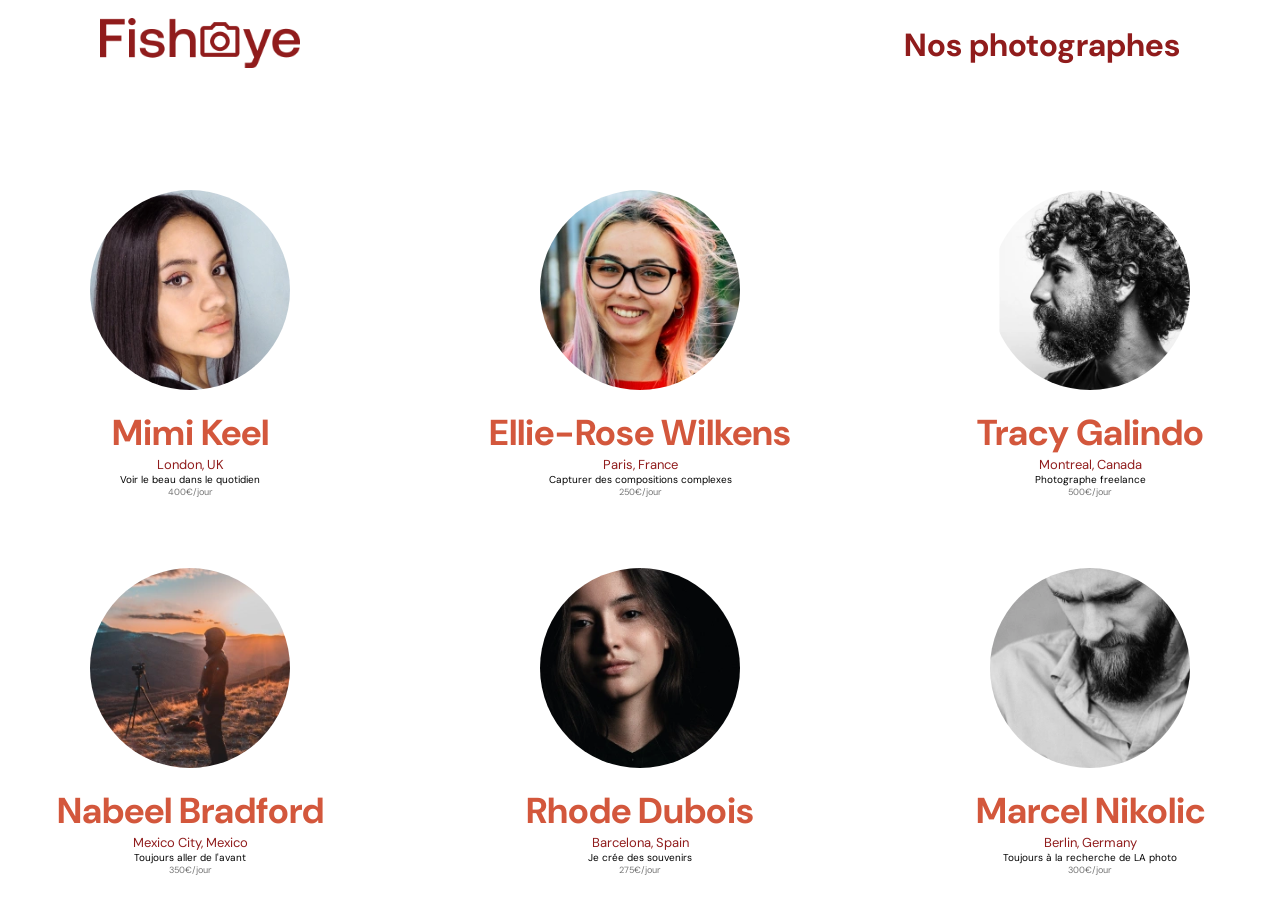
<file: index.html>
<!DOCTYPE html>
<html lang="fr">
  <head>
    <link href="css/style.css" rel="stylesheet" type="text/css" />
    <meta charset="utf-8">
    <link rel="icon" type="image/png" href="assets/favicon.png">
    <link href="https://fonts.googleapis.com/css?family=DM+Sans&display=swap" rel="stylesheet">
    <title>Fisheye</title>
  </head>
  <body>
    <header>
      <a href="./index.html">
        <img src="assets/images/logo.png" class="logo" alt="fisheye logo"/>
      </a>
        <h1>Nos photographes</h1>
    </header>
    <main id="main">
        <div class="photographer_section"></div>
    </main>
    <script src="scripts/templates/photographer.js"></script>
    <script src="scripts/pages/index.js"></script>
  </body>
</html>
</file>
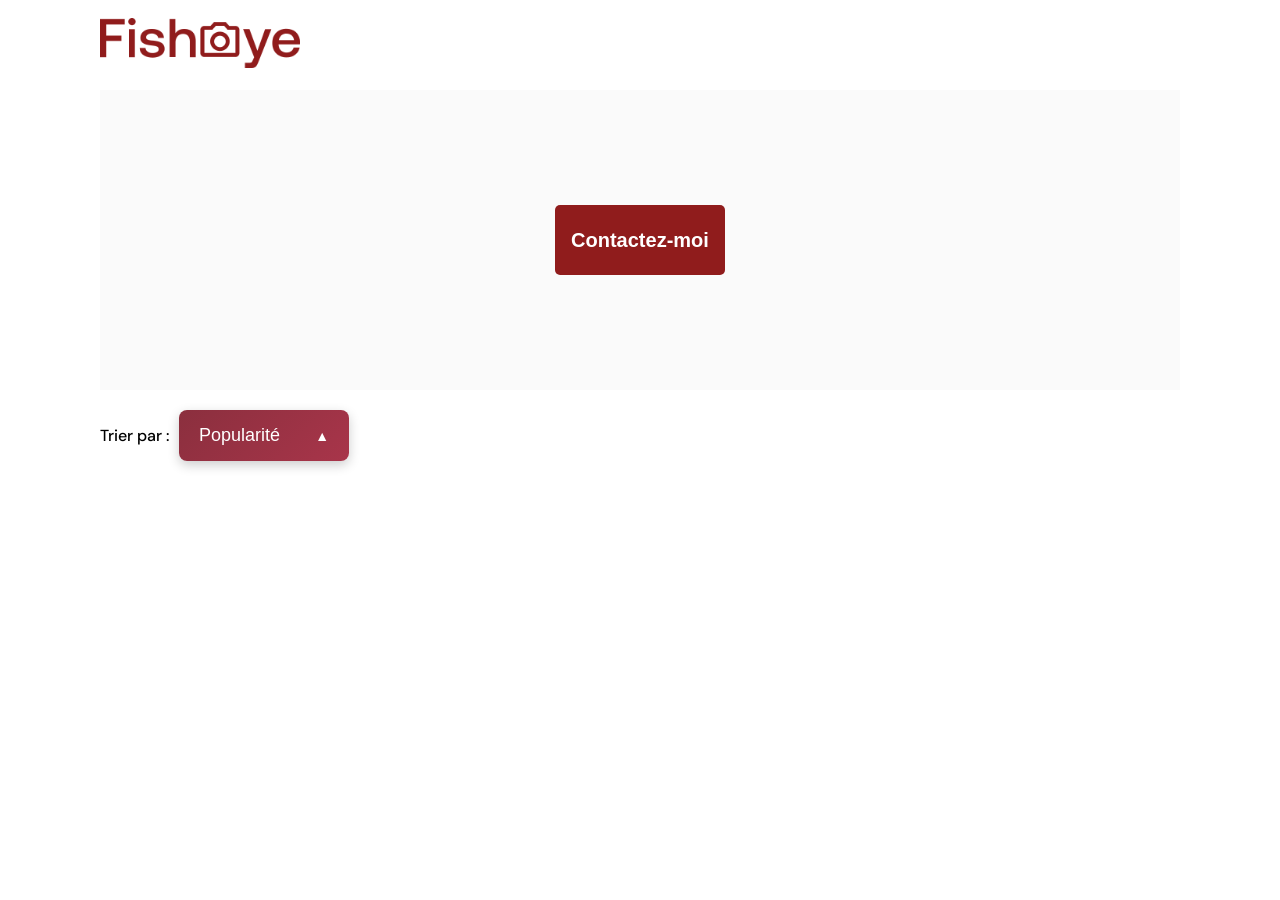
<file: photographer.html>
<!DOCTYPE html>
<html>

<head>
  <link href="css/style.css" rel="stylesheet" type="text/css" />
  <meta charset="utf-8">
  <link rel="icon" type="image/png" href="assets/favicon.png">
  <link href="https://fonts.googleapis.com/css?family=DM+Sans&display=swap" rel="stylesheet">
  <title>Fisheye - photographe </title>
</head>

<body>
  <header>
    <a href="./index.html">
      <img src="assets/images/logo.png" class="logo" alt="fisheye logo" />
    </a>
  </header>
  <main id="main">
    <div class="photograph-header">
      <div id="info-photographer"></div>
      <button class="contact_button" onclick="displayModal()">Contactez-moi</button>
      <div id="img-photographer"></div>
    </div>
   <div id="filter">
  <label for="sort" id="sortLabel">Trier par :</label>
  
  <div class="custom-select">
    <button 
      class="select-button" 
      id="selectBtn"
      role="button"
      aria-haspopup="listbox"
      aria-expanded="false"
      aria-labelledby="sortLabel selectBtn">
      Popularité
    </button>
    <ul 
      class="options-menu" 
      id="optionsMenu"
      role="listbox"
      aria-labelledby="sortLabel"
      aria-activedescendant="option-popularity">
      <li class="option selected" role="option" id="option-popularity" data-value="popularity" aria-selected="true">Popularité</li>
      <li class="option" role="option" id="option-date" data-value="date" aria-selected="false">Date</li>
      <li class="option" role="option" id="option-title" data-value="title" aria-selected="false">Titre</li>
    </ul>
  </div>

  <select id="sort">
    <option value="popularity">Popularité</option>
    <option value="date">Date</option>
    <option value="title">Titre</option>
  </select>
</div>

    <section id="photographer-details">
    </section>
  </main>
  <div id="contact_modal">
    <div class="modal">
      <header>
        <div class="name-header">
          <h2>Contactez-moi</h2>
        </div>
        <img src="assets/icons/close.svg" onclick="closeModal()" />
      </header>
      <form id="form">
        <div>
          <label for="first-name">Prénom</label>
          <input type="text" id="first-name" name="first_name" required aria-label="Prénom" />

          <label for="last-name">Nom</label>
          <input type="text" id="last-name" name="last_name" required aria-label="Nom" />

          <label for="email">Email</label>
          <input type="email" id="email" name="email" required aria-label="Email" />

          <label for="message">Votre message</label>
          <input type="text" id="message" name="message" required aria-label="Votre message" />
        </div>

        <button id='submit' class="contact_button">
          Envoyer
        </button>
      </form>


    </div>

  </div>
 
  <script src="./scripts/pages/photographer.js"></script>
  <script src="./scripts/utils/contactForm.js"></script>
</body>

</html>
</file>
<file: css/style.css>
@import url("photographer.css");

.nomarge {
    margin: 0;
}

body {
    font-family: "DM Sans", sans-serif;
    margin: 0;
}


header {
    display: flex;
    flex-direction: row;
    justify-content: space-between;
    align-items: center;
    height: 90px;
}

h1 {
    color: #901C1C;
    margin-right: 100px;
}

/*  filter */
#filter {
      display: flex;
      align-items: center;
      gap: 10px;
      margin: 20px 100px 50px 100px;
    }

    label {
      font-size: 16px;
      font-weight: 500;
    }

    .custom-select {
      position: relative;
      display: inline-block;
      min-width: 170px;
    }

    .select-button {
      background: linear-gradient(135deg, #8B2F3E 0%, #A8354A 100%);
      color: white;
      padding: 15px 20px;
      font-size: 18px;
      font-weight: 500;
      border: none;
      border-radius: 8px;
      cursor: pointer;
      display: flex;
      align-items: center;
      justify-content: space-between;
      width: 170px;
      box-shadow: 0 4px 12px rgba(0, 0, 0, 0.2);
      transition: all 0.2s;
    }

    .select-button:hover {
      box-shadow: 0 6px 16px rgba(0, 0, 0, 0.3);
    }

    .select-button::after {
      content: '▲';
      font-size: 14px;
      transition: transform 0.3s;
    }

    .select-button.open::after {
      transform: rotate(180deg);
    }

    .options-menu {
      position: absolute;
      top: 100%;
      left: 0;
      right: 0;
      background: linear-gradient(135deg, #7A2838 0%, #9B3546 100%);
      border-radius: 0 0 8px 8px;
      box-shadow: 0 8px 16px rgba(0, 0, 0, 0.3);
      overflow: hidden;
      max-height: 0;
      opacity: 0;
      transition: all 0.3s ease;
      z-index: 10;
    }

    .options-menu.open {
      max-height: 300px;
      opacity: 1;
      margin-top: -8px;
          list-style: none;
    padding: 0;
    }

    .option {
      color: white;
      padding: 18px 20px;
      font-size: 18px;
      font-weight: 400;
      cursor: pointer;
      transition: background 0.2s;
      border-bottom: 1px solid white;
    }

    .option:last-child {
      border-bottom: none;
    }

   

    /* Cache le select natif */
    #sort {
      display: none;
    }


/* filter */

.logo {
    height: 50px;
    margin-left: 100px;
}

.photographer_section {
    display: grid;
    grid-template-columns: 1fr 1fr 1fr;
    gap: 70px;
    margin-top: 100px;
}

.photographer_section a {
    text-decoration: none;
}
.photographer_section article {
    justify-self: center;
    display: flex;
    justify-content: center;
    align-items: center;
    flex-direction: column;
}

.photographer_section article h2 {
    color: #D3573C;
    font-size: 36px;
    line-height: 46px;
    margin-top: 20px;
}

.photographer_section article img {
    height: 200px;
    width: 200px;
    border-radius: 50%;
    object-fit: contain;
}

.photographer_section article .city {
    font-size: 13px;
    color: #901C1C;
}

.photographer_section article .tagline {
    font-size: 10px;
    color: #000000;
}

.photographer_section article .price {
    font-size: 9px;
    color: #757575;
}

#contact_modal {
    position: fixed;
    width: 100%;
    top: 0px;
    left: 50%;
    transform: translateX(-50%);
    padding: 25px;
    background-color: #C4C4C466;
    height: 100%;
}

/* Overlay pour le carrousel */
.carrousel-overlay {
    position: fixed;
    top: 0;
    left: 0;
    width: 100%;
    height: 100%;
    background-color: white;
    display: flex;
    justify-content: center;
    align-items: center;
    z-index: 1000;
}

/* Conteneur principal du carrousel */
.carrousel {
    position: relative;
    width: 80%;
    max-width: 800px;
    height: 80%;
    background-color: #fff;
    border-radius: 10px;
    display: flex;
    flex-direction: column;
    align-items: center;
    justify-content: center;
}

/* Contenu du carrousel */
.carrousel-content {
    display: flex;
    justify-content: center;
    align-items: center;
    width: 100%;
    height: 100%;
    overflow: hidden;
    position: relative;
}

/* Éléments individuels du carrousel */
.carrousel-item {
    display: none;
    justify-content: center;
    align-items: center;
    width: 100%;
    height: 100%;
    object-fit: cover;
    background-color: transparent;
}

.carrousel-item img,
.carrousel-item video {
    max-width: 100%;
    object-fit: cover;
    height: 80%;
    width: 100%;
}

/* Afficher uniquement l'élément actif */
.carrousel-item.active {
    display: flex;
    flex-direction: column-reverse;
    align-items: flex-start;
}

/* Boutons de navigation */
.carrousel button {
    position: absolute;
    top: 50%;
    transform: translateY(-50%);
    background-color: transparent;
    border: none;
    padding: 10px;
    cursor: pointer;
    font-size: 20px;
    z-index: 10;
    outline: none;
}

.carrousel .prev-btn {
    left: -100px;
}

.carrousel .next-btn {
    right: -100px;
}

/* Bouton fermer */
.carrousel-overlay .close-btn {
    position: absolute;
    top: 20px;
    right: 20px;
    border: none;
    padding: 10px 15px;
    color: #901C1C;
    font-size: 42px;
    font-weight: bold;
    cursor: pointer;
    z-index: 10;
    outline: none;
    background-color: transparent;
}

.carrousel-item.active {
    color: #901C1C;
}
</file>
